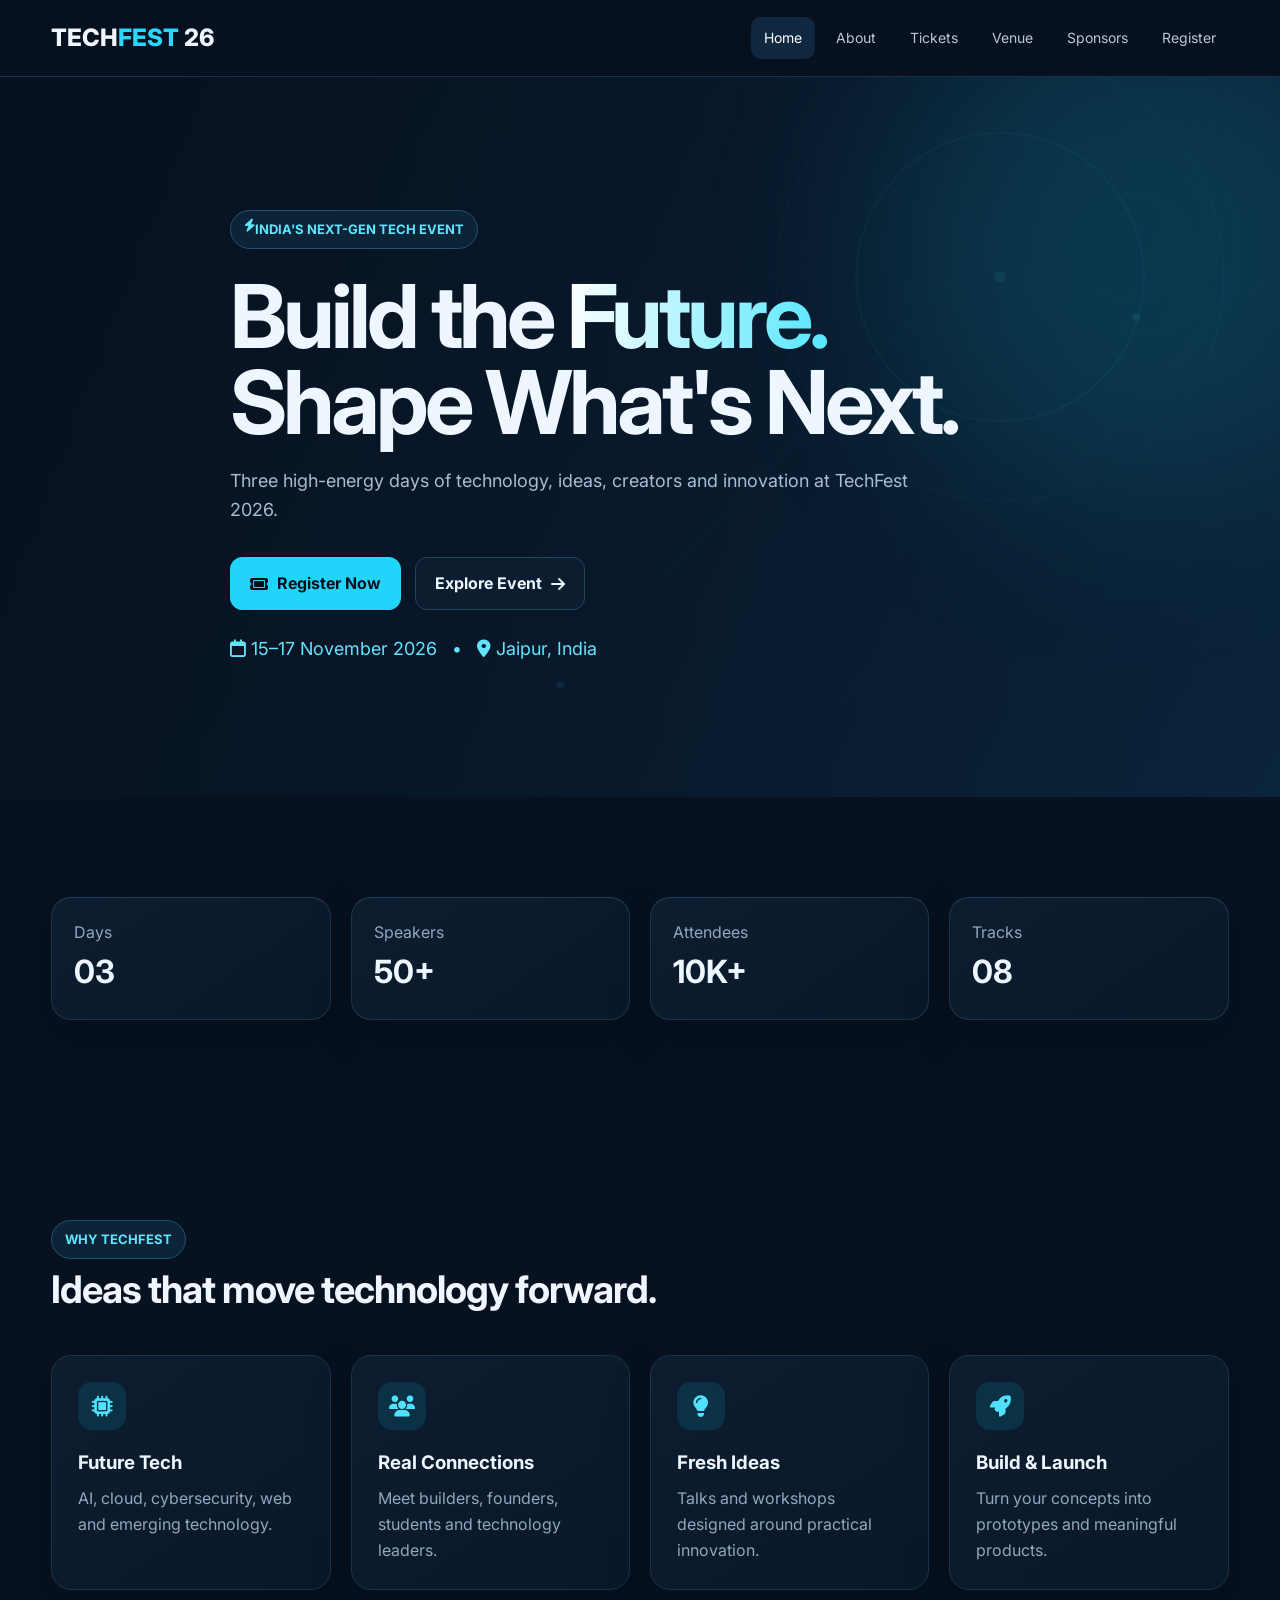
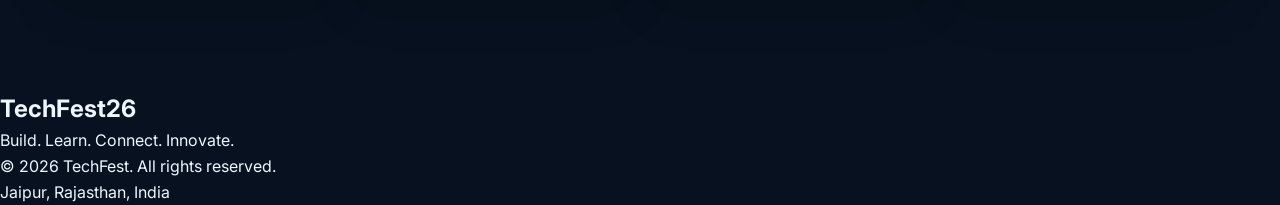
<file: home.html>
<!doctype html>
<html lang="en">

<head>
    <meta charset="utf-8">
    <meta name="viewport" content="width=device-width,initial-scale=1">
    <title>TechFest 2026 | Home</title>
    <link rel="stylesheet" href="https://cdnjs.cloudflare.com/ajax/libs/font-awesome/6.7.2/css/all.min.css">
    <link rel="stylesheet" href="css/style.css">
    <link rel="stylesheet" href="css/Responsive.css">
</head>

<body>
    <header class="nav">
        <div class="container nav-inner"><a class="logo" href="home.html">TECH<span>FEST</span> 26</a><label
                class="menu mobile-only" for="nav"><i class="fa-solid fa-bars"></i></label><input class="mobile-toggle"
                id="nav" type="checkbox" hidden>
            <nav class="links">
                <a class="active" href="home.html">Home</a>
                <a href="about.html">About</a>
                <a href="tiket.html">Tickets</a>
                <a href="venu.html">Venue</a>
                <a href="sponsors.html">Sponsors</a>
                <a href="register.html">Register</a>
            </nav>
        </div>
    </header>
    <main>
        <section class="hero">
            <div class="container hero-content"><span class="eyebrow"><i class="fa-solid fa-bolt"></i> INDIA'S NEXT-GEN
                    TECH EVENT</span>
                <h1>Build the <span class="gradient">Future.</span><br>Shape What's Next.</h1>
                <p>Three high-energy days of technology, ideas, creators and innovation at TechFest 2026.</p>
                <div class="actions"><a class="btn btn-primary" href="register.html"><i class="fa-solid fa-ticket"></i>
                        Register Now</a><a class="btn btn-secondary" href="about.html">Explore Event <i
                            class="fa-solid fa-arrow-right"></i></a></div>
                <p style="margin-top:25px;color:#61e5ff"><i class="fa-regular fa-calendar"></i> 15–17 November 2026
                    &nbsp; • &nbsp; <i class="fa-solid fa-location-dot"></i> Jaipur, India</p>
            </div>
        </section>
        <section class="section">
            <div class="container">
                <div class="grid grid-4">
                    <div class="card stat"><span class="muted">Days</span><strong>03</strong></div>
                    <div class="card stat"><span class="muted">Speakers</span><strong>50+</strong></div>
                    <div class="card stat"><span class="muted">Attendees</span><strong>10K+</strong></div>
                    <div class="card stat"><span class="muted">Tracks</span><strong>08</strong></div>
                </div>
            </div>
        </section>
        <section class="section">
            <div class="container">
                <div class="section-head">
                    <div><span class="eyebrow">WHY TECHFEST</span>
                        <h2>Ideas that move technology forward.</h2>
                    </div>
                </div>
                <div class="grid grid-4">
                    <article class="card">
                        <div class="icon"><i class="fa-solid fa-microchip"></i></div>
                        <h3>Future Tech</h3>
                        <p class="muted">AI, cloud, cybersecurity, web and emerging technology.</p>
                    </article>
                    <article class="card">
                        <div class="icon"><i class="fa-solid fa-users"></i></div>
                        <h3>Real Connections</h3>
                        <p class="muted">Meet builders, founders, students and technology leaders.</p>
                    </article>
                    <article class="card">
                        <div class="icon"><i class="fa-solid fa-lightbulb"></i></div>
                        <h3>Fresh Ideas</h3>
                        <p class="muted">Talks and workshops designed around practical innovation.</p>
                    </article>
                    <article class="card">
                        <div class="icon"><i class="fa-solid fa-rocket"></i></div>
                        <h3>Build & Launch</h3>
                        <p class="muted">Turn your concepts into prototypes and meaningful products.</p>
                    </article>
                </div>
            </div>
        </section>
    </main>
    <footer class="border-t border-white/10">
        <div class="max-w-7xl mx-auto px-5 py-10 flex flex-col md:flex-row justify-between gap-5">
            <div>
                <h2 class="text-2xl font-black text-cyan-400">TechFest26</h2>
                <p class="text-slate-500 mt-2">Build. Learn. Connect. Innovate.</p>
            </div>
            <div class="text-slate-500 text-sm md:text-right">
                <p>© 2026 TechFest. All rights reserved.</p>
                <p class="mt-2">Jaipur, Rajasthan, India</p>
            </div>
        </div>
    </footer>
</body>

</html>
</file>
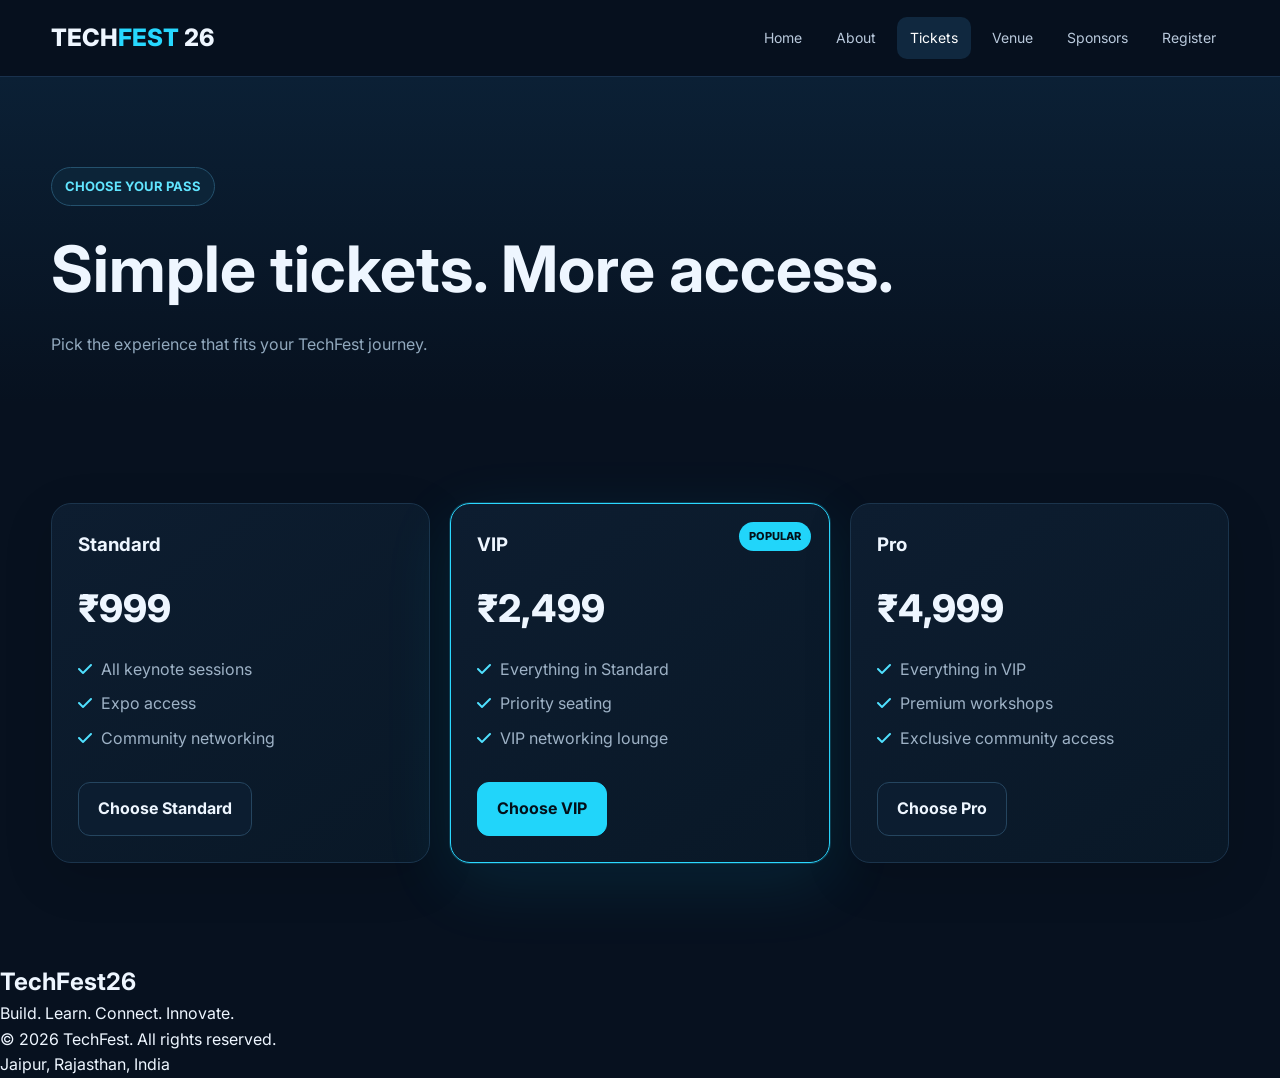
<file: tiket.html>
<!doctype html>
<html lang="en">

<head>
    <meta charset="utf-8">
    <meta name="viewport" content="width=device-width,initial-scale=1">
    <title>TechFest 2026 | Tickets</title>
    <link rel="stylesheet" href="https://cdnjs.cloudflare.com/ajax/libs/font-awesome/6.7.2/css/all.min.css">
    <link rel="stylesheet" href="css/style.css">
    <link rel="stylesheet" href="css/Responsive.css">
</head>

<body>
    <header class="nav">
        <div class="container nav-inner"><a class="logo" href="home.html">TECH<span>FEST</span> 26</a><label
                class="menu mobile-only" for="nav"><i class="fa-solid fa-bars"></i></label><input id="nav"
                class="mobile-toggle" type="checkbox" hidden>
            <nav class="links">
                <a href="home.html">Home</a>
                <a href="about.html">About</a>
                <a class="active" href="tiket.html">Tickets</a>
                <a href="venu.html">Venue</a>
                <a href="sponsors.html">Sponsors</a>
                <a href="register.html">Register</a>
            </nav>
        </div>
    </header>
    <section class="page-head">
        <div class="container"><span class="eyebrow">CHOOSE YOUR PASS</span>
            <h1>Simple tickets. More access.</h1>
            <p class="muted">Pick the experience that fits your TechFest journey.</p>
        </div>
    </section>
    <main>
        <section class="section">
            <div class="container grid grid-3">
                <article class="card ticket">
                    <h3>Standard</h3>
                    <div class="price">₹999</div>
                    <ul>
                        <li><i class="fa-solid fa-check"></i> All keynote sessions</li>
                        <li><i class="fa-solid fa-check"></i> Expo access</li>
                        <li><i class="fa-solid fa-check"></i> Community networking</li>
                    </ul><a class="btn btn-secondary" style="margin-top:22px" href="register.html">Choose Standard</a>
                </article>
                <article class="card ticket popular"><span class="tag">POPULAR</span>
                    <h3>VIP</h3>
                    <div class="price">₹2,499</div>
                    <ul>
                        <li><i class="fa-solid fa-check"></i> Everything in Standard</li>
                        <li><i class="fa-solid fa-check"></i> Priority seating</li>
                        <li><i class="fa-solid fa-check"></i> VIP networking lounge</li>
                    </ul><a class="btn btn-primary" style="margin-top:22px" href="register.html">Choose VIP</a>
                </article>
                <article class="card ticket">
                    <h3>Pro</h3>
                    <div class="price">₹4,999</div>
                    <ul>
                        <li><i class="fa-solid fa-check"></i> Everything in VIP</li>
                        <li><i class="fa-solid fa-check"></i> Premium workshops</li>
                        <li><i class="fa-solid fa-check"></i> Exclusive community access</li>
                    </ul><a class="btn btn-secondary" style="margin-top:22px" href="register.html">Choose Pro</a>
                </article>
            </div>
        </section>
    </main>
    <footer class="border-t border-white/10">
        <div class="max-w-7xl mx-auto px-5 py-10 flex flex-col md:flex-row justify-between gap-5">
            <div>
                <h2 class="text-2xl font-black text-cyan-400">TechFest26</h2>
                <p class="text-slate-500 mt-2">Build. Learn. Connect. Innovate.</p>
            </div>
            <div class="text-slate-500 text-sm md:text-right">
                <p>© 2026 TechFest. All rights reserved.</p>
                <p class="mt-2">Jaipur, Rajasthan, India</p>
            </div>
        </div>
    </footer>
</body>

</html>
</file>
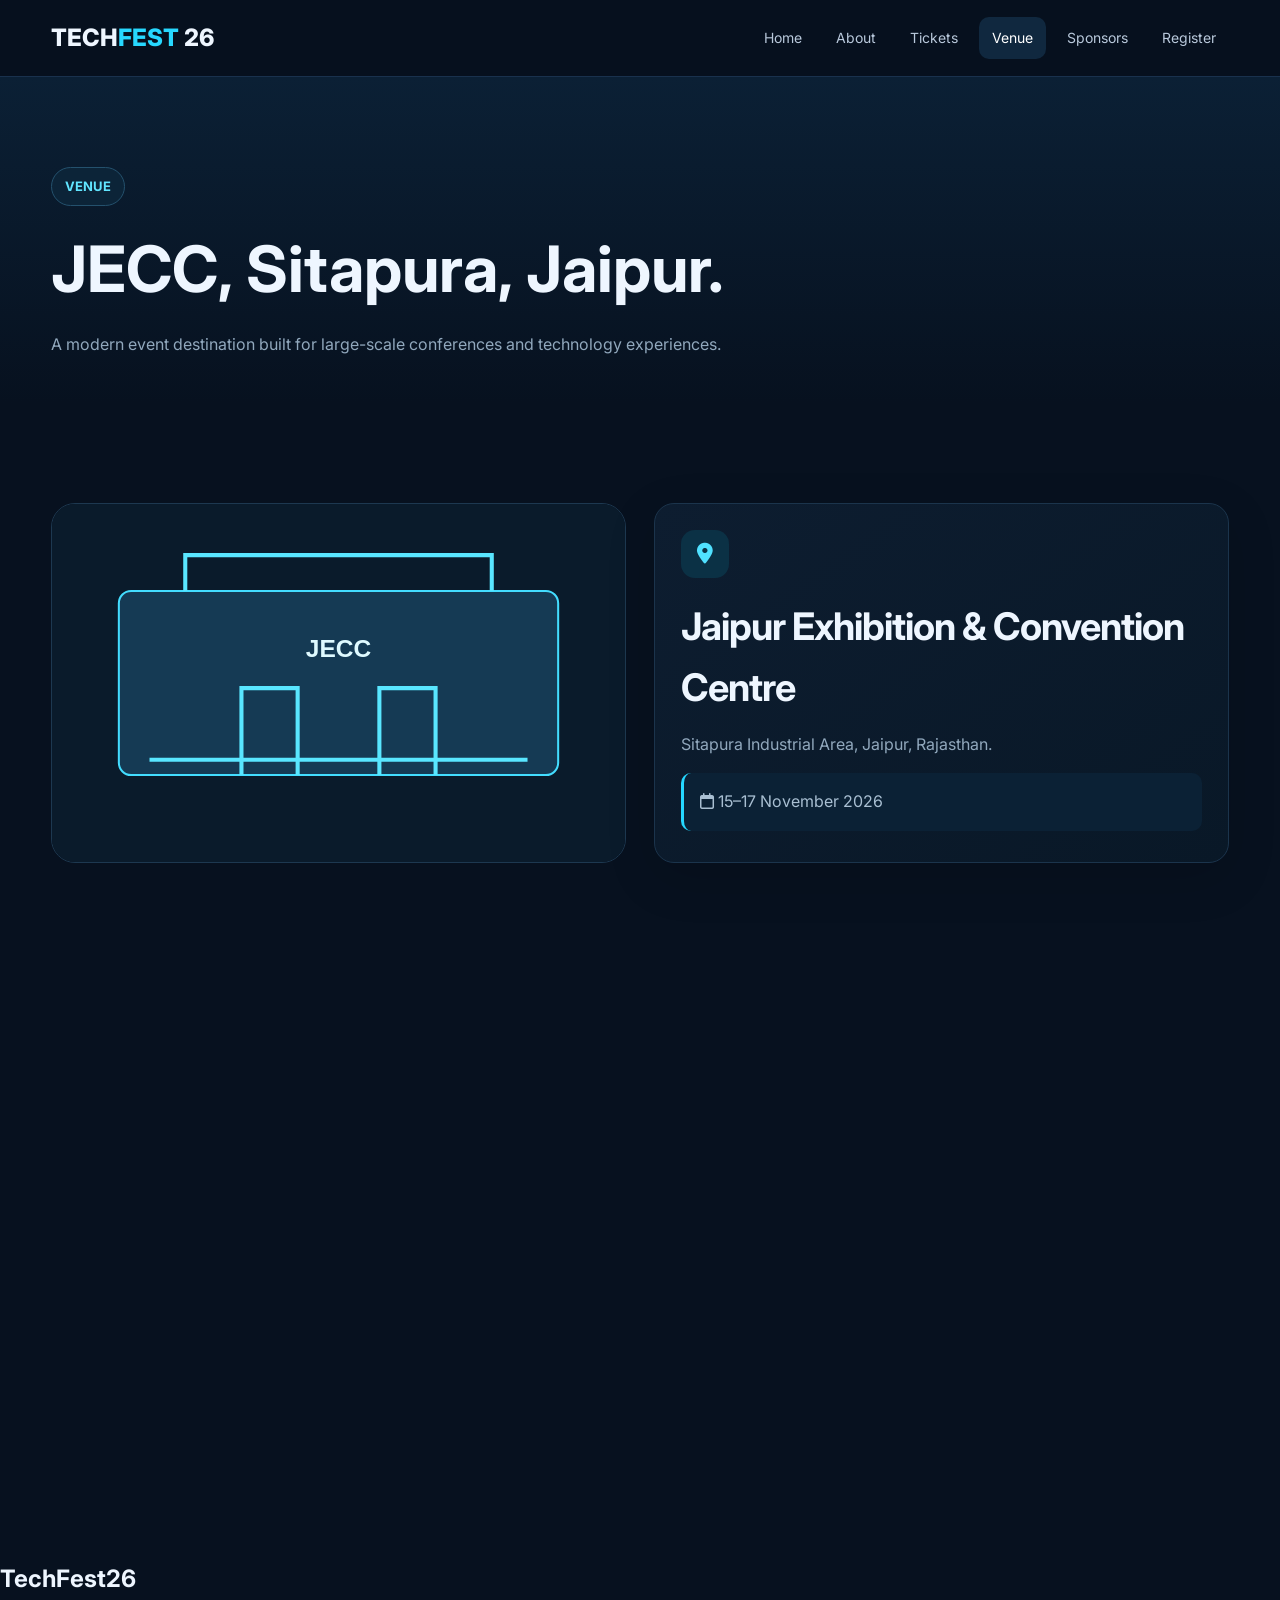
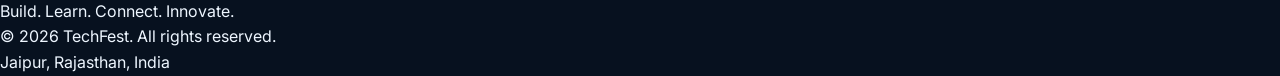
<file: venu.html>
<!doctype html>
<html lang="en">

<head>
    <meta charset="utf-8">
    <meta name="viewport" content="width=device-width,initial-scale=1">
    <title>TechFest 2026 | Venue</title>
    <link rel="stylesheet" href="https://cdnjs.cloudflare.com/ajax/libs/font-awesome/6.7.2/css/all.min.css">
    <link rel="stylesheet" href="css/style.css">
    <link rel="stylesheet" href="css/Responsive.css">
</head>

<body>
    <header class="nav">
        <div class="container nav-inner"><a class="logo" href="home.html">TECH<span>FEST</span> 26</a><label
                class="menu mobile-only" for="nav"><i class="fa-solid fa-bars"></i></label><input id="nav"
                class="mobile-toggle" type="checkbox" hidden>
            <nav class="links">
                <a href="home.html">Home</a>
                <a href="about.html">About</a>
                <a href="tiket.html">Tickets</a>
                <a class="active" href="venu.html">Venue</a>
                <a href="sponsors.html">Sponsors</a>
                <a href="register.html">Register</a>
            </nav>
        </div>
    </header>
    <section class="page-head">
        <div class="container">
            <span class="eyebrow">VENUE</span>
            <h1>JECC, Sitapura, Jaipur.</h1>
            <p class="muted">A modern event destination built for large-scale conferences and technology experiences.
            </p>
        </div>
    </section>
    <main>
        <section class="section">
            <div class="container venue">
                <div>
                    <img class="feature-img" src="images/venue.svg" alt="JECC venue illustration">
                </div>
                <div class="card">
                    <div class="icon">
                        <i class="fa-solid fa-location-dot"></i>
                    </div>
                    <h2>Jaipur Exhibition & Convention Centre</h2>
                    <p class="muted" style="margin:15px 0">Sitapura Industrial Area, Jaipur, Rajasthan.</p>
                    <div class="notice"><i class="fa-regular fa-calendar"></i> 15–17 November 2026</div>
                </div>
            </div>
        </section>
        <section class="section">
            <div class="container"><iframe class="map"
                    src="https://www.google.com/maps?q=Jaipur%20Exhibition%20and%20Convention%20Centre&output=embed"
                    title="JECC map"></iframe></div>
        </section>
    </main>
    <footer class="border-t border-white/10">
    <div class="max-w-7xl mx-auto px-5 py-10 flex flex-col md:flex-row justify-between gap-5">
      <div>
        <h2 class="text-2xl font-black text-cyan-400">TechFest26</h2>
        <p class="text-slate-500 mt-2">Build. Learn. Connect. Innovate.</p>
      </div>
      <div class="text-slate-500 text-sm md:text-right">
        <p>© 2026 TechFest. All rights reserved.</p>
        <p class="mt-2">Jaipur, Rajasthan, India</p>
      </div>
    </div>
  </footer>
</body>

</html>
</file>
<file: css/style.css>
@import url('https://fonts.googleapis.com/css2?family=Inter:wght@400;500;600;700;800&display=swap');

* {
    margin: 0;
    padding: 0;
    box-sizing: border-box;
}

html {
    scroll-behavior: smooth;
}

body {
    min-width: 320px;
    background: #07111f;
    color: #eef6ff;
    font-family: "Inter", Arial, sans-serif;
    line-height: 1.6;
}

img,
iframe {
    max-width: 100%;
}

img {
    display: block;
}

a {
    color: inherit;
    text-decoration: none;
}

button,
input {
    font: inherit;
}

button {
    cursor: pointer;
}

.container {
    width: min(1180px, 92%);
    margin: auto;
}

/* ================= NAVBAR ================= */

.nav {
    position: sticky;
    top: 0;
    z-index: 100;
    background: rgba(7, 17, 31, 0.95);
    backdrop-filter: blur(15px);
    border-bottom: 1px solid #19314d;
}

.nav-inner {
    min-height: 76px;
    display: flex;
    align-items: center;
    justify-content: space-between;
    position: relative;
}

.logo {
    font-size: 24px;
    font-weight: 800;
}

.logo span {
    color: #27d8ff;
}

.links {
    display: flex;
    align-items: center;
    gap: 8px;
}

.links a {
    padding: 10px 13px;
    border-radius: 10px;
    color: #b9c9dc;
    font-size: 14px;
    transition: 0.25s ease;
}

.links a:hover,
.links a.active {
    background: #10283f;
    color: #ffffff;
}

.menu {
    display: none;
}

.mobile-toggle {
    display: none;
}

/* ================= HERO ================= */

.hero {
    min-height: 690px;
    display: grid;
    place-items: center;
    position: relative;
    overflow: hidden;
    background:
        linear-gradient(120deg,
            rgba(7, 17, 31, 0.96),
            rgba(8, 28, 49, 0.72)),
        url("../images/hero.svg") center / cover;
}

.hero::after {
    content: "";
    position: absolute;
    width: 500px;
    height: 500px;
    background: #16d8ff22;
    border-radius: 50%;
    filter: blur(90px);
    right: -100px;
    top: -80px;
}

.hero-content {
    position: relative;
    z-index: 2;
    max-width: 820px;
    padding: 80px 0;
}

.eyebrow {
    display: inline-flex;
    padding: 8px 13px;
    border: 1px solid #24516d;
    background: #0c2438;
    border-radius: 999px;
    color: #61e5ff;
    font-size: 13px;
    font-weight: 700;
}

.hero h1 {
    margin: 24px 0 22px;
    font-size: clamp(48px, 8vw, 88px);
    line-height: 0.98;
    letter-spacing: -4px;
}

.gradient {
    background: linear-gradient(90deg, #ffffff, #55e7ff);
    -webkit-background-clip: text;
    background-clip: text;
    color: transparent;
}

.hero p {
    max-width: 680px;
    color: #a9bdd1;
    font-size: 18px;
}

.event-meta {
    margin-top: 25px;
    color: #61e5ff !important;
}

/* ================= BUTTONS ================= */

.actions {
    display: flex;
    flex-wrap: wrap;
    gap: 14px;
    margin-top: 32px;
}

.btn {
    display: inline-flex;
    align-items: center;
    justify-content: center;
    gap: 9px;
    padding: 13px 19px;
    border: 1px solid #25455f;
    border-radius: 12px;
    font-weight: 700;
    transition: 0.25s ease;
}

.btn:hover {
    transform: translateY(-2px);
}

.btn-primary {
    background: #21d5fa;
    color: #03101a;
    border-color: #21d5fa;
}

.btn-primary:hover {
    background: #55e2ff;
}

.btn-secondary {
    background: #0c1d30;
}

.btn-secondary:hover {
    background: #12304a;
}

/* ================= SECTIONS ================= */

.section {
    padding: 90px 0;
}

.section-head {
    display: flex;
    justify-content: space-between;
    align-items: end;
    gap: 20px;
    margin-bottom: 36px;
}

.section h2 {
    font-size: 38px;
    letter-spacing: -1px;
}

.muted {
    color: #91a8bd;
}

/* ================= GRID ================= */

.grid {
    display: grid;
    gap: 20px;
}

.grid-2 {
    grid-template-columns: repeat(2, 1fr);
}

.grid-3 {
    grid-template-columns: repeat(3, 1fr);
}

.grid-4 {
    grid-template-columns: repeat(4, 1fr);
}

/* ================= CARDS ================= */

.card {
    padding: 26px;
    background: linear-gradient(145deg, #0d1d30, #091827);
    border: 1px solid #1b344c;
    border-radius: 20px;
    box-shadow: 0 15px 50px #00000022;
    transition: 0.25s ease;
}

.card:hover {
    border-color: #28708c;
    transform: translateY(-3px);
}

.card h3 {
    margin-bottom: 8px;
}

.icon {
    width: 48px;
    height: 48px;
    margin-bottom: 18px;
    display: grid;
    place-items: center;
    background: #0b3145;
    border-radius: 14px;
    color: #50e1ff;
    font-size: 21px;
}

/* ================= STATS ================= */

.stat {
    padding: 22px;
    border-top: 1px solid #214059;
}

.stat strong {
    display: block;
    font-size: 32px;
}

/* ================= IMAGES ================= */

.feature-img {
    width: 100%;
    height: 360px;
    object-fit: cover;
    border: 1px solid #1d3850;
    border-radius: 24px;
}

/* ================= TICKETS ================= */

.ticket {
    position: relative;
    overflow: hidden;
}

.ticket .price {
    margin: 18px 0;
    font-size: 38px;
    font-weight: 800;
}

.ticket ul {
    list-style: none;
    color: #9eb2c6;
}

.ticket li {
    margin: 9px 0;
}

.ticket li i {
    margin-right: 5px;
    color: #50e1ff;
}

.ticket-btn {
    margin-top: 22px;
}

.popular {
    border-color: #2bd8ff;
    box-shadow:
        0 0 0 1px #2bd8ff33,
        0 20px 70px #00bde91c;
}

.tag {
    position: absolute;
    top: 18px;
    right: 18px;
    padding: 6px 10px;
    background: #21d5fa;
    color: #04111a;
    border-radius: 999px;
    font-size: 11px;
    font-weight: 800;
}

/* ================= VENUE ================= */

.venue {
    display: grid;
    grid-template-columns: 1fr 1fr;
    gap: 28px;
}

.map {
    width: 100%;
    min-height: 390px;
    border: 0;
    border-radius: 22px;
}

.venue-text,
.about-text {
    margin: 18px 0;
}

/* ================= SPONSORS ================= */

.sponsor {
    text-align: center;
}

.sponsor-icon {
    margin: 0 auto 18px;
}

.sponsor .brand {
    margin: 8px 0;
    font-size: 24px;
    font-weight: 800;
}

/* ================= FORM ================= */

.form {
    max-width: 760px;
    margin: auto;
}

.field {
    margin-bottom: 18px;
}

.field label,
.ticket-field legend {
    display: block;
    margin-bottom: 7px;
    font-weight: 600;
}

.ticket-field {
    padding: 0;
    border: 0;
}

.input {
    width: 100%;
    padding: 14px 16px;
    background: #091827;
    border: 1px solid #29435b;
    border-radius: 12px;
    color: #ffffff;
    outline: none;
}

.input:focus {
    border-color: #29d9ff;
}

.choices {
    display: grid;
    grid-template-columns: repeat(3, 1fr);
    gap: 12px;
}

.choice {
    display: flex;
    align-items: center;
    gap: 10px;
    padding: 15px;
    background: #091827;
    border: 1px solid #29435b;
    border-radius: 12px;
}

.choice input,
.check input {
    accent-color: #20d6fa;
}

.check {
    display: flex;
    align-items: flex-start;
    gap: 10px;
    color: #9fb1c4;
}

.check input {
    margin-top: 5px;
}

.submit-btn {
    width: 100%;
    margin-top: 24px;
}

/* ================= PAGE HEADER ================= */

.page-head {
    padding: 90px 0 45px;
    background: linear-gradient(180deg, #0b2035, #07111f);
}

.page-head h1 {
    margin: 12px 0;
    font-size: clamp(40px, 6vw, 64px);
}

.notice {
    padding: 16px;
    background: #0b2135;
    border-left: 3px solid #25d7ff;
    border-radius: 10px;
    color: #a9bfd2;
}

/* ================= FOOTER ================= */

.footer {
    padding: 40px 0;
    border-top: 1px solid #1a3147;
}

.footer-inner {
    display: flex;
    justify-content: space-between;
    gap: 20px;
}

.footer h2 {
    color: #27d8ff;
    font-size: 24px;
}

.footer p {
    margin-top: 8px;
    color: #8098ae;
}

.footer-right {
    text-align: right;
}

/* ================= ACCESSIBILITY ================= */

a:focus-visible,
button:focus-visible,
input:focus-visible {
    outline: 2px solid #29d9ff;
    outline-offset: 3px;
}
</file>
<file: css/Responsive.css>
/* =========================================
   TECHFEST 2026 - RESPONSIVE CSS
   ========================================= */

/* ---------- TABLET / SMALL LAPTOP ---------- */

@media (max-width: 1100px) {

  .container {
    width: min(94%, 960px);
  }

  .hero {
    min-height: 650px;
  }

  .hero-content {
    max-width: 760px;
  }

  .hero h1 {
    font-size: clamp(48px, 7vw, 72px);
  }

  .grid-4 {
    grid-template-columns: repeat(2, 1fr);
  }

  .section {
    padding: 75px 0;
  }
}


/* ---------- TABLET ---------- */

@media (max-width: 900px) {

  .container {
    width: min(94%, 760px);
  }

  /* NAVIGATION */

  .nav-inner {
    min-height: 70px;
    flex-wrap: wrap;
  }

  .menu {
    display: block;
    padding: 8px;
    border: 0;
    background: transparent;
    color: #59e4ff;
    font-size: 22px;
    cursor: pointer;
  }

  .mobile-toggle {
    display: none;
  }

  .links {
    display: none;
    width: 100%;
    flex-direction: column;
    align-items: stretch;
    gap: 6px;
    padding: 12px 0 18px;
  }

  /* CSS ONLY MOBILE MENU */

  .mobile-toggle:checked~.mobile-nav {
    display: flex;
  }

  .mobile-nav a {
    width: 100%;
    padding: 12px;
    background: #0b1c2d;
    border-radius: 10px;
  }

  .mobile-nav a:hover,
  .mobile-nav a.active {
    background: #102f48;
  }


  /* HERO */

  .hero {
    min-height: 620px;
  }

  .hero-content {
    padding: 60px 0;
  }


  /* GRIDS */

  .grid-2 {
    grid-template-columns: 1fr;
  }

  .grid-3 {
    grid-template-columns: repeat(2, 1fr);
  }

  .grid-4 {
    grid-template-columns: repeat(2, 1fr);
  }


  /* VENUE */

  .venue {
    grid-template-columns: 1fr;
  }

  .map {
    min-height: 350px;
  }


  /* TICKET OPTIONS */

  .choices {
    grid-template-columns: 1fr;
  }


  /* SECTION */

  .section {
    padding: 70px 0;
  }


  /* FOOTER */

  .footer-inner {
    flex-direction: column;
  }

  .footer-right {
    text-align: left;
  }
}


/* ---------- MOBILE ---------- */

@media (max-width: 600px) {

  .container {
    width: 92%;
  }


  /* NAV */

  .nav-inner {
    min-height: 65px;
  }

  .logo {
    font-size: 20px;
  }


  /* HERO */

  .hero {
    min-height: 600px;
  }

  .hero-content {
    padding: 50px 0;
  }

  .hero h1 {
    margin: 20px 0;
    font-size: clamp(42px, 13vw, 56px);
    letter-spacing: -2px;
  }

  .hero p {
    font-size: 16px;
  }

  .eyebrow {
    font-size: 11px;
    padding: 7px 11px;
  }


  /* BUTTONS */

  .actions {
    flex-direction: column;
    width: 100%;
  }

  .actions .btn {
    width: 100%;
  }

  .btn {
    width: 100%;
    justify-content: center;
  }


  /* SECTIONS */

  .section {
    padding: 60px 0;
  }

  .section-head {
    display: block;
    margin-bottom: 28px;
  }

  .section h2 {
    font-size: 30px;
  }


  /* ALL GRIDS */

  .grid-2,
  .grid-3,
  .grid-4 {
    grid-template-columns: 1fr;
  }


  /* CARDS */

  .card {
    padding: 22px;
  }


  /* IMAGES */

  .feature-img {
    height: 250px;
    border-radius: 18px;
  }


  /* PAGE HEADER */

  .page-head {
    padding: 60px 0 35px;
  }

  .page-head h1 {
    font-size: clamp(38px, 11vw, 52px);
  }


  /* TICKET */

  .ticket .price {
    font-size: 34px;
  }


  /* VENUE */

  .map {
    min-height: 300px;
    border-radius: 18px;
  }


  /* FORM */

  .input {
    padding: 13px 14px;
  }

  .choice {
    padding: 13px;
  }


  /* FOOTER */

  .footer {
    padding: 32px 0;
  }

  .footer-inner {
    gap: 10px;
  }

  .footer-right {
    text-align: left;
  }
}


/* ---------- VERY SMALL MOBILE ---------- */

@media (max-width: 375px) {

  .container {
    width: 90%;
  }

  .logo {
    font-size: 18px;
  }

  .hero {
    min-height: 570px;
  }

  .hero h1 {
    font-size: 42px;
  }

  .hero p {
    font-size: 15px;
  }

  .section {
    padding: 50px 0;
  }

  .section h2 {
    font-size: 27px;
  }

  .card {
    padding: 19px;
  }

  .feature-img {
    height: 220px;
  }

  .footer h2 {
    font-size: 21px;
  }
}


/* ---------- LARGE DESKTOP ---------- */

@media (min-width: 1280px) {

  .container {
    width: min(1180px, 92%);
  }

  .hero {
    min-height: 720px;
  }

  .section {
    padding: 100px 0;
  }
}


/* ---------- ACCESSIBILITY ---------- */

@media (prefers-reduced-motion: reduce) {

  *,
  *::before,
  *::after {
    scroll-behavior: auto !important;
    transition: none !important;
    animation: none !important;
  }
}

/* ================= REDUCED MOTION ================= */

@media (prefers-reduced-motion: reduce) {
  html {
    scroll-behavior: auto;
  }

  *,
  *::before,
  *::after {
    transition: none !important;
  }
}
</file>
